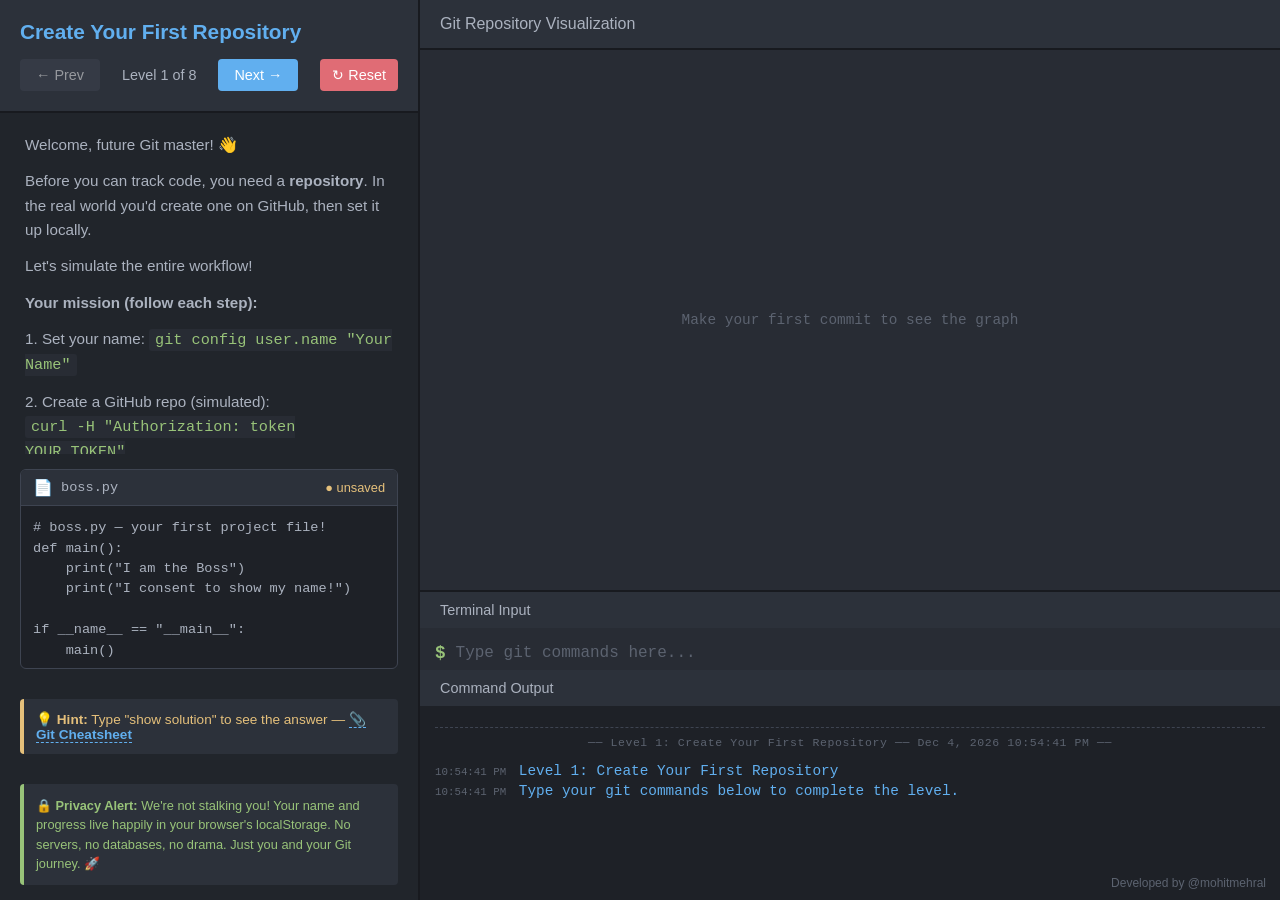
<file: index.html>
<!DOCTYPE html>
<html lang="en">
<head>
    <meta charset="UTF-8">
    <meta name="viewport" content="width=device-width, initial-scale=1.0">
    <meta name="description" content="Learn Git branching and merging with a free interactive tutorial. Practice git commit, branch, checkout, and merge in a visual terminal — no install needed. Perfect for beginners.">
    <meta name="keywords" content="learn git interactive, git branching tutorial, git merge tutorial, git commands practice, git visualization, free git tutorial, git for beginners, interactive git terminal, git branch and merge, version control tutorial">
    <meta name="author" content="Git Learning Platform">
    <meta name="robots" content="index, follow">
    <meta name="theme-color" content="#282c34">

    <!-- Open Graph -->
    <meta property="og:title" content="Learn Git Branching — Free Interactive Git Tutorial">
    <meta property="og:description" content="Practice git commit, branch, checkout and merge in a live visual terminal. 8 progressive levels, no install needed. The fastest way to learn Git branching.">
    <meta property="og:type" content="website">
    <meta property="og:url" content="https://copilot-founder.github.io/gitlearn/">
    <meta property="og:image" content="https://copilot-founder.github.io/gitlearn/preview.png">
    <meta property="og:image:width" content="1200">
    <meta property="og:image:height" content="630">
    <meta property="og:site_name" content="GitLearn">

    <!-- Twitter Card -->
    <meta name="twitter:card" content="summary_large_image">
    <meta name="twitter:title" content="Learn Git Branching — Free Interactive Git Tutorial">
    <meta name="twitter:description" content="Practice git commit, branch, checkout and merge in a live visual terminal. 8 levels, no install needed.">
    <meta name="twitter:image" content="https://copilot-founder.github.io/gitlearn/preview.png">

    <link rel="canonical" href="https://copilot-founder.github.io/gitlearn/">

    <!-- JSON-LD Structured Data -->
    <script type="application/ld+json">
    {
      "@context": "https://schema.org",
      "@type": "LearningResource",
      "name": "Learn Git Branching — Interactive Git Tutorial",
      "description": "A free interactive tutorial to learn Git branching, merging, and version control through 8 hands-on levels with a visual terminal and live commit graph.",
      "url": "https://copilot-founder.github.io/gitlearn/",
      "educationalLevel": "Beginner",
      "learningResourceType": "Interactive",
      "teaches": ["git commit", "git branch", "git checkout", "git merge", "version control", "Git branching"],
      "inLanguage": "en",
      "isAccessibleForFree": true,
      "author": { "@type": "Person", "name": "Mohit M" }
    }
    </script>
    
    <!-- Google tag (gtag.js) -->
    <script async src="https://www.googletagmanager.com/gtag/js?id=G-45XH9M6KTH"></script>
    <script>
      window.dataLayer = window.dataLayer || [];
      function gtag(){dataLayer.push(arguments);}
      gtag('js', new Date());
      gtag('config', 'G-45XH9M6KTH');
    </script>
    
    <title>Learn Git Branching — Free Interactive Git Tutorial | Practice git commit, branch, merge</title>
    <link rel="stylesheet" href="style.css">
</head>
<body>
    <h1 class="seo-h1">Learn Git Branching — Free Interactive Git Tutorial</h1>
    <div class="app-container">
        <div class="left-panel">
            <div class="level-header">
                <h2 id="level-title">Introduction to Git Commits</h2>
                <div class="level-nav">
                    <button id="prev-btn" class="nav-btn" aria-label="Previous level">← Prev</button>
                    <span id="level-indicator">Level 1 of 8</span>
                    <button id="next-btn" class="nav-btn" aria-label="Next level">Next →</button>
                    <button id="reset-btn" class="reset-btn" aria-label="Reset">↻ Reset</button>
                </div>
            </div>
            <div class="instructions" id="instructions"></div>
            <div id="code-editor" class="code-editor hidden">
                <div class="code-header">
                    <span class="file-icon">📄</span>
                    <span class="file-name">boss.py</span>
                    <span id="save-indicator" class="unsaved-indicator">● unsaved</span>
                </div>
                <pre id="code-content" class="code-content"></pre>
            </div>
            <div class="hint-box" id="hint">
                💡 <strong>Hint:</strong> Type "show solution" to see the answer &mdash; <a href="git-cheatsheet.png" download="git-cheatsheet.png" class="cheatsheet-link">📎 Git Cheatsheet</a>
            </div>
            <div class="privacy-note">
                🔒 <strong>Privacy Alert:</strong> We're not stalking you! Your name and progress live happily in your browser's localStorage. No servers, no databases, no drama. Just you and your Git journey. 🚀
            </div>
        </div>
        
        <div class="right-panel">
            <div class="visualization-container">
                <div class="viz-header">
                    <div class="viz-title-section">
                        <span>Git Repository Visualization</span>
                        <div id="viz-user-badge" class="viz-user-badge hidden">
                            <span class="badge-icon">👤</span>
                            <span id="viz-user-name"></span>
                        </div>
                    </div>
                    <div class="viz-controls"></div>
                </div>
                <div class="git-viz" id="git-viz" role="img" aria-label="Git commit tree visualization"></div>
            </div>
            
            <div class="terminal-container">
                <div class="terminal-header">Terminal Input</div>
                <div class="terminal-input-line">
                    <span class="prompt" aria-hidden="true">$</span>
                    <input type="text" id="command-input" placeholder="Type git commands here..." autocomplete="off" spellcheck="false" aria-label="Git command input">
                </div>
            </div>
            
            <div class="output-container">
                <div class="output-header">Command Output</div>
                <div class="terminal-output" id="output" role="log" aria-live="polite"></div>
            </div>
        </div>
    </div>
    <a href="https://github.com/mohitmehral" target="_blank" rel="noopener noreferrer" class="dev-credit">Developed by @mohitmehral</a>
    <script src="app.js"></script>
</body>
</html>
</file>
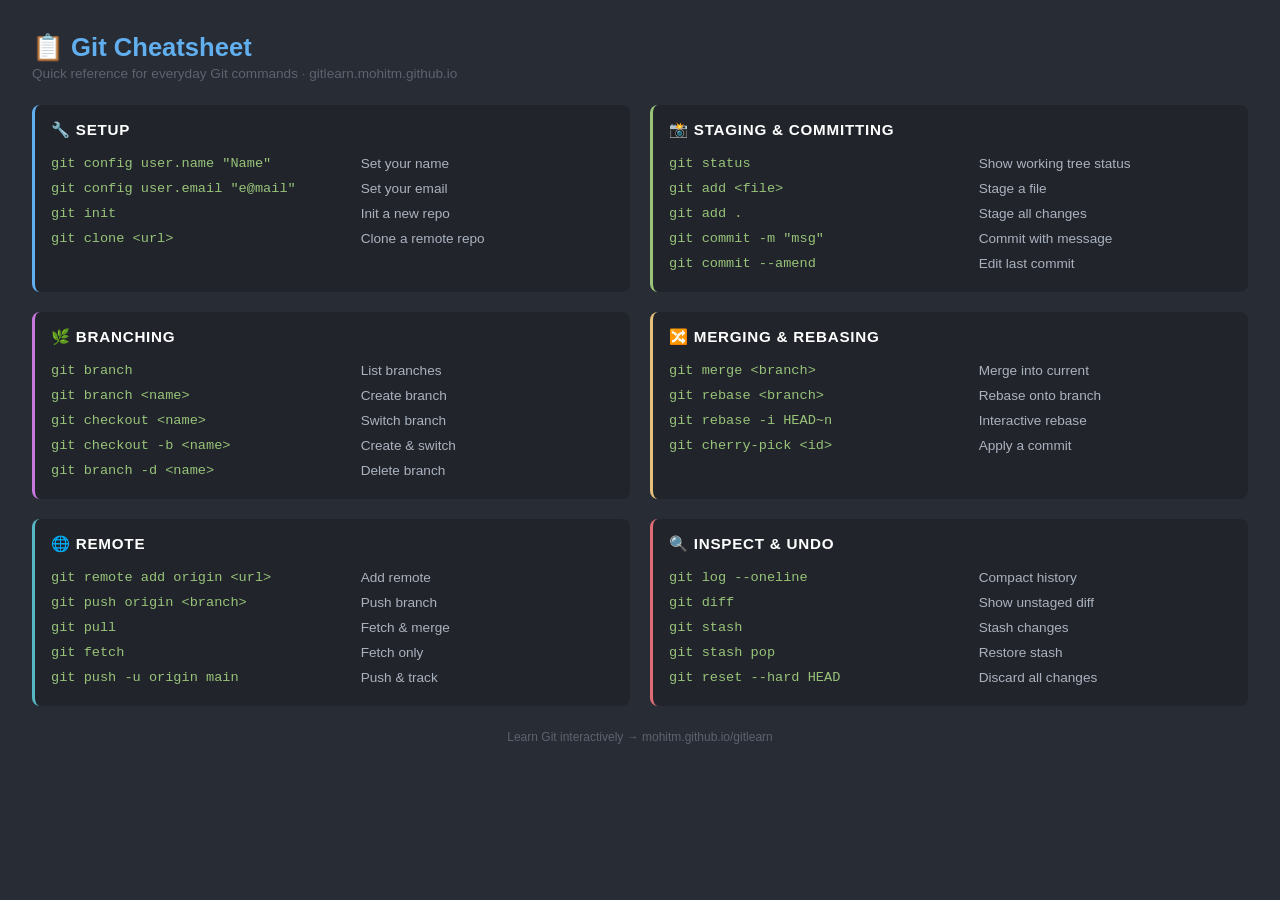
<file: git-cheatsheet.html>
<!DOCTYPE html>
<html lang="en">
<head>
<meta charset="UTF-8">
<title>Git Cheatsheet</title>
<style>
  * { margin: 0; padding: 0; box-sizing: border-box; }
  body { font-family: 'Segoe UI', Arial, sans-serif; background: #282c34; color: #abb2bf; padding: 32px; }
  h1 { color: #61afef; font-size: 1.6em; margin-bottom: 4px; }
  .subtitle { color: #5c6370; font-size: 0.85em; margin-bottom: 24px; }
  .grid { display: grid; grid-template-columns: 1fr 1fr; gap: 20px; }
  .section { background: #21252b; border-radius: 8px; padding: 16px; border-left: 3px solid #61afef; }
  .section:nth-child(2) { border-color: #98c379; }
  .section:nth-child(3) { border-color: #c678dd; }
  .section:nth-child(4) { border-color: #e5c07b; }
  .section:nth-child(5) { border-color: #56b6c2; }
  .section:nth-child(6) { border-color: #e06c75; }
  h2 { font-size: 0.95em; color: #fff; margin-bottom: 12px; text-transform: uppercase; letter-spacing: 0.05em; }
  table { width: 100%; border-collapse: collapse; }
  td { padding: 5px 0; font-size: 0.85em; vertical-align: top; }
  td:first-child { font-family: 'Courier New', monospace; color: #98c379; width: 55%; padding-right: 8px; }
  td:last-child { color: #abb2bf; }
  .footer { margin-top: 24px; text-align: center; color: #5c6370; font-size: 0.75em; }
  @media (max-width: 600px) {
    body { padding: 16px; }
    h1 { font-size: 1.3em; }
    .grid { grid-template-columns: 1fr; gap: 14px; }
    td { font-size: 0.8em; }
    td:first-child { width: 50%; }
  }
  @media print {
    body { background: #fff; color: #222; padding: 20px; }
    .section { background: #f5f5f5; border-radius: 4px; }
    td:first-child { color: #2a7a2a; }
    td:last-child { color: #444; }
    h1 { color: #1a5fa8; }
    h2 { color: #222; }
    .footer { color: #999; }
  }
</style>
</head>
<body>
<h1>📋 Git Cheatsheet</h1>
<p class="subtitle">Quick reference for everyday Git commands · gitlearn.mohitm.github.io</p>
<div class="grid">

  <div class="section">
    <h2>🔧 Setup</h2>
    <table>
      <tr><td>git config user.name "Name"</td><td>Set your name</td></tr>
      <tr><td>git config user.email "e@mail"</td><td>Set your email</td></tr>
      <tr><td>git init</td><td>Init a new repo</td></tr>
      <tr><td>git clone &lt;url&gt;</td><td>Clone a remote repo</td></tr>
    </table>
  </div>

  <div class="section">
    <h2>📸 Staging &amp; Committing</h2>
    <table>
      <tr><td>git status</td><td>Show working tree status</td></tr>
      <tr><td>git add &lt;file&gt;</td><td>Stage a file</td></tr>
      <tr><td>git add .</td><td>Stage all changes</td></tr>
      <tr><td>git commit -m "msg"</td><td>Commit with message</td></tr>
      <tr><td>git commit --amend</td><td>Edit last commit</td></tr>
    </table>
  </div>

  <div class="section">
    <h2>🌿 Branching</h2>
    <table>
      <tr><td>git branch</td><td>List branches</td></tr>
      <tr><td>git branch &lt;name&gt;</td><td>Create branch</td></tr>
      <tr><td>git checkout &lt;name&gt;</td><td>Switch branch</td></tr>
      <tr><td>git checkout -b &lt;name&gt;</td><td>Create &amp; switch</td></tr>
      <tr><td>git branch -d &lt;name&gt;</td><td>Delete branch</td></tr>
    </table>
  </div>

  <div class="section">
    <h2>🔀 Merging &amp; Rebasing</h2>
    <table>
      <tr><td>git merge &lt;branch&gt;</td><td>Merge into current</td></tr>
      <tr><td>git rebase &lt;branch&gt;</td><td>Rebase onto branch</td></tr>
      <tr><td>git rebase -i HEAD~n</td><td>Interactive rebase</td></tr>
      <tr><td>git cherry-pick &lt;id&gt;</td><td>Apply a commit</td></tr>
    </table>
  </div>

  <div class="section">
    <h2>🌐 Remote</h2>
    <table>
      <tr><td>git remote add origin &lt;url&gt;</td><td>Add remote</td></tr>
      <tr><td>git push origin &lt;branch&gt;</td><td>Push branch</td></tr>
      <tr><td>git pull</td><td>Fetch &amp; merge</td></tr>
      <tr><td>git fetch</td><td>Fetch only</td></tr>
      <tr><td>git push -u origin main</td><td>Push &amp; track</td></tr>
    </table>
  </div>

  <div class="section">
    <h2>🔍 Inspect &amp; Undo</h2>
    <table>
      <tr><td>git log --oneline</td><td>Compact history</td></tr>
      <tr><td>git diff</td><td>Show unstaged diff</td></tr>
      <tr><td>git stash</td><td>Stash changes</td></tr>
      <tr><td>git stash pop</td><td>Restore stash</td></tr>
      <tr><td>git reset --hard HEAD</td><td>Discard all changes</td></tr>
    </table>
  </div>

</div>
<p class="footer">Learn Git interactively → mohitm.github.io/gitlearn</p>
</body>
</html>
</file>
<file: style.css>
.seo-h1 {
    position: absolute;
    width: 1px;
    height: 1px;
    overflow: hidden;
    clip: rect(0,0,0,0);
    white-space: nowrap;
}

* {
    margin: 0;
    padding: 0;
    box-sizing: border-box;
}

body {
    font-family: -apple-system, BlinkMacSystemFont, 'Segoe UI', Arial, sans-serif;
    background: #282c34;
    color: #abb2bf;
    height: 100vh;
    overflow: hidden;
}

.app-container {
    display: flex;
    height: 100vh;
}

.left-panel {
    width: 35%;
    min-width: 280px;
    max-width: 420px;
    flex-shrink: 0;
    background: #21252b;
    display: flex;
    flex-direction: column;
    border-right: 2px solid #181a1f;
}

.level-header {
    padding: 20px;
    background: #2c313a;
    border-bottom: 2px solid #181a1f;
    position: relative;
}

.user-badge {
    position: absolute;
    top: 20px;
    right: 20px;
    background: #61afef;
    color: #fff;
    padding: 6px 12px;
    border-radius: 20px;
    font-size: 0.9em;
    display: flex;
    align-items: center;
    gap: 6px;
    box-shadow: 0 2px 8px rgba(97, 175, 239, 0.3);
}

.user-badge.hidden {
    display: none;
}

.badge-icon {
    font-size: 1.1em;
}

.level-header h2 {
    color: #61afef;
    font-size: 1.3em;
    margin-bottom: 15px;
}

.level-nav {
    display: flex;
    justify-content: space-between;
    align-items: center;
    gap: 10px;
}

.nav-btn {
    background: #61afef;
    color: #fff;
    border: none;
    padding: 8px 16px;
    border-radius: 4px;
    cursor: pointer;
    font-size: 0.9em;
    transition: background 0.2s;
}

.nav-btn:hover {
    background: #528bcc;
}

.nav-btn:disabled {
    background: #3e4451;
    cursor: not-allowed;
    opacity: 0.5;
}

#level-indicator {
    color: #abb2bf;
    font-size: 0.9em;
}

.instructions {
    flex: 1;
    padding: 20px 25px;
    overflow-y: auto;
    line-height: 1.6;
    font-size: 0.95em;
}

.instructions p {
    margin-bottom: 12px;
}

.instructions code {
    background: #282c34;
    padding: 2px 6px;
    border-radius: 3px;
    color: #98c379;
    font-family: 'Courier New', monospace;
}

.hint-box {
    margin: 15px 20px;
    padding: 12px;
    background: #2c313a;
    border-left: 4px solid #e5c07b;
    border-radius: 4px;
    color: #e5c07b;
    font-size: 0.85em;
}

.cheatsheet-link {
    color: #61afef;
    text-decoration: none;
    font-weight: 600;
    border-bottom: 1px dashed #61afef;
}

.cheatsheet-link:hover {
    color: #98c379;
    border-color: #98c379;
}

.privacy-note {
    margin: 15px 20px;
    padding: 12px;
    background: #2c313a;
    border-left: 4px solid #98c379;
    border-radius: 4px;
    color: #98c379;
    font-size: 0.8em;
    line-height: 1.5;
}

.code-editor {
    margin: 15px 20px;
    background: #1e2127;
    border-radius: 6px;
    overflow: hidden;
    border: 1px solid #3e4451;
    max-height: 200px;
}

.code-editor.hidden {
    display: none;
}

.code-header {
    background: #2c313a;
    padding: 8px 12px;
    display: flex;
    align-items: center;
    gap: 8px;
    border-bottom: 1px solid #3e4451;
}

.file-icon {
    font-size: 1em;
}

.file-name {
    color: #abb2bf;
    font-family: 'Courier New', monospace;
    font-size: 0.85em;
}

.unsaved-indicator {
    color: #e5c07b;
    font-size: 0.8em;
    margin-left: auto;
}

.saved-indicator {
    color: #98c379;
    font-size: 0.8em;
    margin-left: auto;
}

.code-content {
    padding: 12px;
    margin: 0;
    color: #abb2bf;
    font-family: 'Courier New', monospace;
    font-size: 0.85em;
    line-height: 1.5;
    overflow-x: auto;
}

.code-content::selection {
    background: #3e4451;
}

.right-panel {
    flex: 1;
    display: flex;
    flex-direction: column;
}

.visualization-container {
    flex: 1;
    background: #282c34;
    display: flex;
    flex-direction: column;
}

.viz-header {
    padding: 15px 20px;
    background: #2c313a;
    border-bottom: 2px solid #181a1f;
    display: flex;
    justify-content: space-between;
    align-items: center;
    color: #abb2bf;
    font-weight: 500;
    flex-shrink: 0;
}

.viz-controls {
    display: flex;
    align-items: center;
    gap: 10px;
}

.viz-title-section {
    display: flex;
    align-items: center;
    gap: 15px;
}

.viz-user-badge {
    background: #61afef;
    color: #fff;
    padding: 4px 10px;
    border-radius: 15px;
    font-size: 0.85em;
    display: flex;
    align-items: center;
    gap: 5px;
}

.viz-user-badge.hidden {
    display: none;
}

.reset-btn {
    background: #e06c75;
    color: #fff;
    border: none;
    padding: 8px 12px;
    border-radius: 4px;
    cursor: pointer;
    font-size: 0.9em;
    transition: background 0.2s;
    white-space: nowrap;
}

.reset-btn:hover {
    background: #be5046;
}

.git-viz {
    flex: 1;
    overflow: auto;
    display: flex;
    align-items: flex-start;
    min-width: 0;
}

.commit-node {
    cursor: pointer;
}

.commit-node circle {
    transition: r 0.15s ease;
}

.commit-node:hover circle {
    r: 22;
}

.commit-tooltip {
    pointer-events: none;
}

#tree-svg {
    display: block;
    flex-shrink: 0;
}

.viz-empty {
    margin: auto;
    color: #5c6370;
    font-size: 0.9em;
    font-family: 'Courier New', monospace;
}

.terminal-container {
    height: 80px;
    background: #1e2127;
    border-top: 2px solid #181a1f;
    border-bottom: 2px solid #181a1f;
    display: flex;
    flex-direction: column;
}

.terminal-header {
    padding: 10px 20px;
    background: #2c313a;
    color: #abb2bf;
    font-weight: 500;
    font-size: 0.9em;
    display: flex;
    justify-content: space-between;
    align-items: center;
}

.terminal-controls {
    display: flex;
    align-items: center;
    gap: 10px;
}

.user-badge {
    background: #61afef;
    color: #fff;
    padding: 4px 10px;
    border-radius: 15px;
    font-size: 0.85em;
    display: flex;
    align-items: center;
    gap: 5px;
}

.user-badge.hidden {
    display: none;
}

.output-container {
    height: 230px;
    background: #1e2127;
    display: flex;
    flex-direction: column;
}

.output-header {
    padding: 10px 20px;
    background: #2c313a;
    color: #abb2bf;
    font-weight: 500;
    font-size: 0.9em;
}

.terminal-output {
    flex: 1;
    padding: 15px;
    overflow-y: auto;
    font-family: 'Courier New', monospace;
    font-size: 0.9em;
}

.output-line {
    margin: 4px 0;
    color: #abb2bf;
}

.timestamp {
    color: #5c6370;
    font-size: 0.75em;
    margin-right: 4px;
    user-select: none;
}

.level-divider {
    color: #5c6370;
    font-size: 0.8em;
    text-align: center;
    padding: 8px 0;
    margin: 6px 0;
    border-top: 1px dashed #3e4451;
    letter-spacing: 0.05em;
}

.success {
    color: #98c379;
}

.error {
    color: #e06c75;
}

.info {
    color: #61afef;
}

.warning {
    color: #e5c07b;
}

.terminal-input-line {
    display: flex;
    align-items: center;
    padding: 15px;
    background: #282c34;
    flex: 1;
}

.prompt {
    color: #98c379;
    margin-right: 10px;
    font-family: 'Courier New', monospace;
    font-weight: bold;
    font-size: 1.1em;
}

#command-input {
    flex: 1;
    background: transparent;
    border: none;
    color: #abb2bf;
    font-family: 'Courier New', monospace;
    font-size: 1em;
    outline: none;
}

#command-input::placeholder {
    color: #5c6370;
}

.dev-credit {
    position: fixed;
    bottom: 10px;
    right: 14px;
    color: #5c6370;
    font-size: 0.75em;
    text-decoration: none;
    z-index: 10;
    transition: color 0.2s;
}

.dev-credit:hover {
    color: #61afef;
}


@media (max-width: 1024px) {
    body {
        height: auto;
        overflow: auto;
    }

    .app-container {
        flex-direction: column;
        height: auto;
        min-height: 100vh;
    }
    
    .left-panel {
        width: 100%;
        max-width: none;
        height: auto;
        border-right: none;
        border-bottom: 2px solid #181a1f;
    }
    
    .instructions {
        max-height: 200px;
    }

    .visualization-container {
        min-height: 220px;
    }

    .terminal-container {
        height: 80px;
    }
    
    .output-container {
        height: 150px;
    }
}

@media (max-width: 768px) {
    .level-header {
        padding: 14px;
    }

    .level-header h2 {
        font-size: 1.1em;
    }

    .level-nav {
        flex-wrap: wrap;
        gap: 8px;
    }

    .nav-btn, .reset-btn {
        padding: 10px 18px;
        min-height: 44px;
        font-size: 1em;
    }

    .instructions {
        padding: 14px 16px;
        font-size: 0.9em;
        max-height: 180px;
    }

    .hint-box, .privacy-note {
        margin: 10px 14px;
        padding: 10px;
    }

    .code-editor {
        margin: 10px 14px;
    }

    #command-input {
        font-size: 16px; /* prevents iOS auto-zoom */
    }

    .terminal-input-line {
        padding: 12px;
    }

    .viz-header {
        padding: 10px 14px;
        font-size: 0.85em;
    }

    .terminal-output {
        font-size: 0.85em;
        padding: 10px;
    }
}

@media (max-width: 480px) {
    .level-header h2 {
        font-size: 1em;
        margin-bottom: 10px;
    }

    .nav-btn, .reset-btn {
        padding: 10px 12px;
        font-size: 0.9em;
    }

    #level-indicator {
        font-size: 0.8em;
    }

    .instructions {
        font-size: 0.85em;
        max-height: 160px;
    }

    .viz-title-section {
        flex-direction: column;
        align-items: flex-start;
        gap: 6px;
    }
}
</file>
